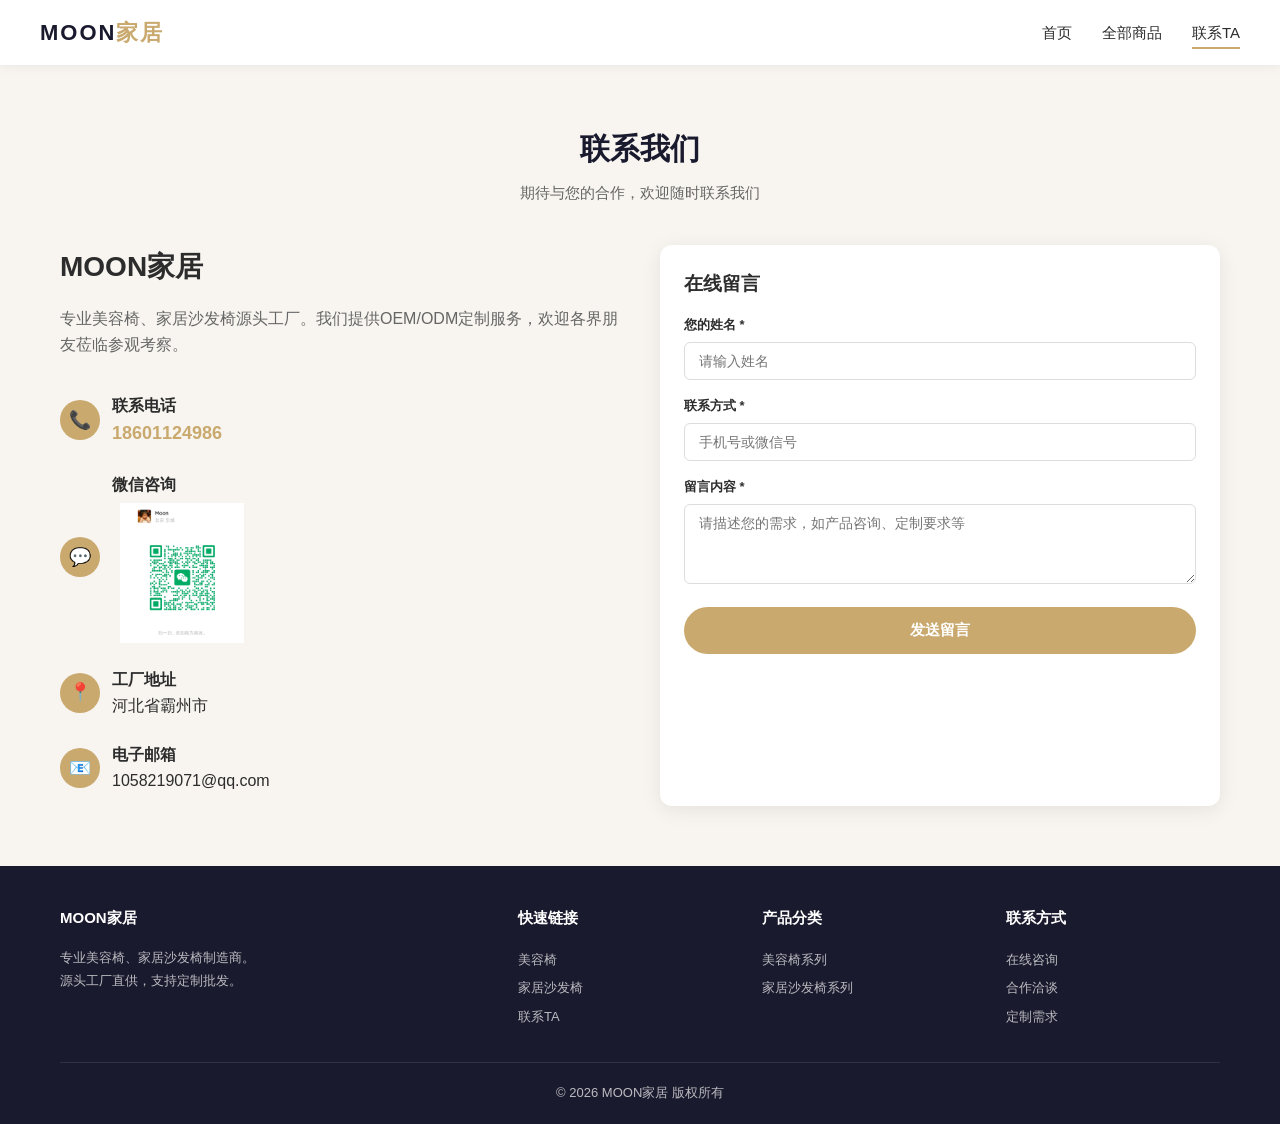
<file: contact.html>
<!DOCTYPE html>
<html lang="zh-CN">
<head>
  <meta charset="UTF-8">
  <meta name="viewport" content="width=device-width, initial-scale=1.0">
  <title>联系TA - MOON家居</title>
  <link rel="stylesheet" href="css/style.css">
</head>
<body>

<header class="header">
  <div class="container header-inner">
    <a href="index.html" class="logo">MOON<span>家居</span></a>
    <button class="menu-toggle" onclick="document.querySelector('.nav').classList.toggle('open')">☰</button>
    <nav class="nav">
      <a href="index.html">首页</a>
      <a href="products.html">全部商品</a>
      <a href="contact.html" class="active">联系TA</a>
    </nav>
  </div>
</header>

<section class="contact-page">
  <div class="container">
    <div class="section-title">
      <h2>联系我们</h2>
      <p>期待与您的合作，欢迎随时联系我们</p>
    </div>
    <div class="contact-grid">
      <div class="contact-info">
        <h2>MOON家居</h2>
        <p>专业美容椅、家居沙发椅源头工厂。我们提供OEM/ODM定制服务，欢迎各界朋友莅临参观考察。</p>
        <div class="contact-item">
          <div class="icon">📞</div>
          <div><strong>联系电话</strong><br><span style="color:var(--accent);font-size:18px;font-weight:600">18601124986</span></div>
        </div>
        <div class="contact-item">
          <div class="icon">💬</div>
          <div><strong>微信咨询</strong><br><img src="images/moon-wechat.png" alt="微信二维码" style="width:140px;height:140px;object-fit:contain;margin-top:6px;border-radius:8px"></div>
        </div>
        <div class="contact-item">
          <div class="icon">📍</div>
          <div><strong>工厂地址</strong><br>河北省霸州市</div>
        </div>
        <div class="contact-item">
          <div class="icon">📧</div>
          <div><strong>电子邮箱</strong><br>1058219071@qq.com</div>
        </div>
      </div>
      <div class="contact-form">
        <h3 style="margin-bottom:16px">在线留言</h3>
        <form onsubmit="submitContact(event)">
          <div class="form-group">
            <label>您的姓名 *</label>
            <input type="text" required placeholder="请输入姓名">
          </div>
          <div class="form-group">
            <label>联系方式 *</label>
            <input type="text" required placeholder="手机号或微信号">
          </div>
          <div class="form-group">
            <label>留言内容 *</label>
            <textarea id="contactMessage" required placeholder="请描述您的需求，如产品咨询、定制要求等"></textarea>
          </div>
          <button type="submit" class="btn" style="width:100%">发送留言</button>
        </form>
      </div>
    </div>
  </div>
</section>

<footer class="footer">
  <div class="container">
    <div class="footer-grid">
      <div class="footer-col">
        <h4>MOON家居</h4>
        <p>专业美容椅、家居沙发椅制造商。<br>源头工厂直供，支持定制批发。</p>
      </div>
      <div class="footer-col">
        <h4>快速链接</h4>
        <a href="products.html?category=beauty">美容椅</a>
        <a href="products.html?category=home">家居沙发椅</a>
        <a href="contact.html">联系TA</a>
      </div>
      <div class="footer-col">
        <h4>产品分类</h4>
        <a href="products.html?category=beauty">美容椅系列</a>
        <a href="products.html?category=home">家居沙发椅系列</a>
      </div>
      <div class="footer-col">
        <h4>联系方式</h4>
        <a href="contact.html">在线咨询</a>
        <a href="contact.html">合作洽谈</a>
        <a href="contact.html">定制需求</a>
      </div>
    </div>
    <div class="footer-bottom">
      © 2026 MOON家居 版权所有
    </div>
  </div>
</footer>

<script src="js/products.js"></script>
<script>
  initContactForm();
  function submitContact(e) {
    e.preventDefault();
    alert('留言已提交！我们将尽快与您联系。');
    e.target.reset();
  }
</script>
</body>
</html>
</file>
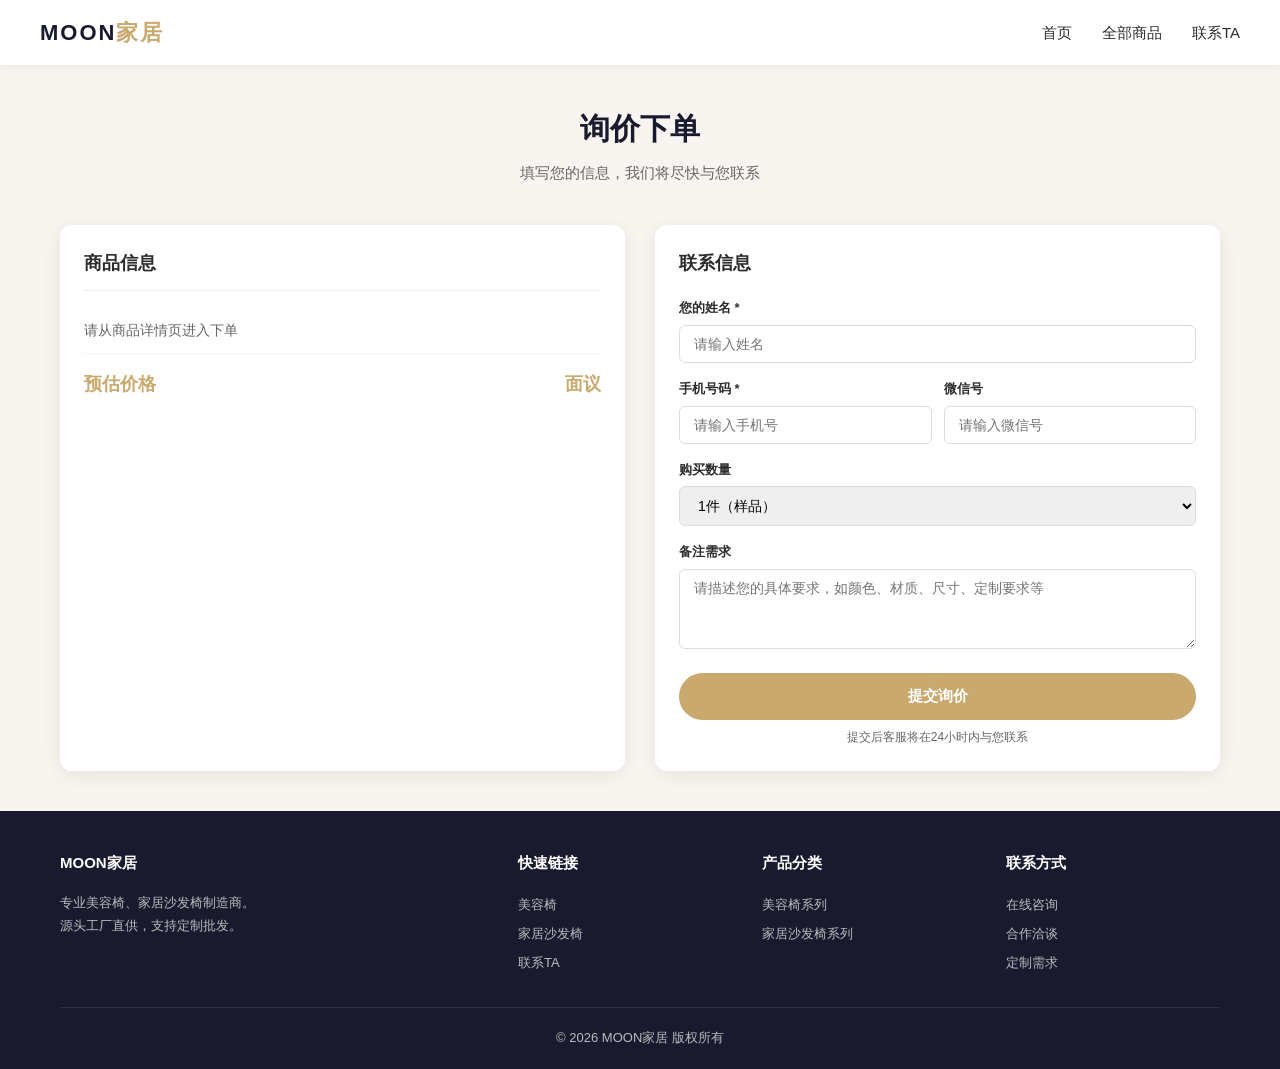
<file: payment.html>
<!DOCTYPE html>
<html lang="zh-CN">
<head>
  <meta charset="UTF-8">
  <meta name="viewport" content="width=device-width, initial-scale=1.0">
  <title>询价下单 - MOON家居</title>
  <link rel="stylesheet" href="css/style.css">
</head>
<body>

<header class="header">
  <div class="container header-inner">
    <a href="index.html" class="logo">MOON<span>家居</span></a>
    <button class="menu-toggle" onclick="document.querySelector('.nav').classList.toggle('open')">☰</button>
    <nav class="nav">
      <a href="index.html">首页</a>
      <a href="products.html">全部商品</a>
      <a href="contact.html">联系TA</a>
    </nav>
  </div>
</header>

<section class="payment-page">
  <div class="container">
    <div class="section-title">
      <h2>询价下单</h2>
      <p>填写您的信息，我们将尽快与您联系</p>
    </div>
    <div class="payment-wrap">
      <div class="order-summary">
        <h3>商品信息</h3>
        <div id="orderItems">
          <div class="order-item">
            <p style="color:var(--text-light);font-size:14px">请从商品详情页进入下单</p>
          </div>
        </div>
        <div class="order-total">
          <span>预估价格</span>
          <span id="orderTotal">面议</span>
        </div>
      </div>
      <form class="payment-form" onsubmit="submitOrder(event)">
        <h3>联系信息</h3>
        <input type="hidden" id="productId">
        <input type="hidden" id="productNameInput">
        <div class="form-group">
          <label>您的姓名 *</label>
          <input type="text" required placeholder="请输入姓名">
        </div>
        <div class="form-row">
          <div class="form-group">
            <label>手机号码 *</label>
            <input type="tel" required placeholder="请输入手机号">
          </div>
          <div class="form-group">
            <label>微信号</label>
            <input type="text" placeholder="请输入微信号">
          </div>
        </div>
        <div class="form-group">
          <label>购买数量</label>
          <select>
            <option>1件（样品）</option>
            <option>2-5件</option>
            <option>5-20件</option>
            <option>20件以上（批发）</option>
          </select>
        </div>
        <div class="form-group">
          <label>备注需求</label>
          <textarea placeholder="请描述您的具体要求，如颜色、材质、尺寸、定制要求等"></textarea>
        </div>
        <button type="submit" class="btn" style="width:100%">提交询价</button>
        <p style="font-size:12px;color:var(--text-light);margin-top:8px;text-align:center">提交后客服将在24小时内与您联系</p>
      </form>
    </div>
  </div>
</section>

<footer class="footer">
  <div class="container">
    <div class="footer-grid">
      <div class="footer-col">
        <h4>MOON家居</h4>
        <p>专业美容椅、家居沙发椅制造商。<br>源头工厂直供，支持定制批发。</p>
      </div>
      <div class="footer-col">
        <h4>快速链接</h4>
        <a href="products.html?category=beauty">美容椅</a>
        <a href="products.html?category=home">家居沙发椅</a>
        <a href="contact.html">联系TA</a>
      </div>
      <div class="footer-col">
        <h4>产品分类</h4>
        <a href="products.html?category=beauty">美容椅系列</a>
        <a href="products.html?category=home">家居沙发椅系列</a>
      </div>
      <div class="footer-col">
        <h4>联系方式</h4>
        <a href="contact.html">在线咨询</a>
        <a href="contact.html">合作洽谈</a>
        <a href="contact.html">定制需求</a>
      </div>
    </div>
    <div class="footer-bottom">
      © 2026 MOON家居 版权所有
    </div>
  </div>
</footer>

<script src="js/products.js"></script>
<script>
  loadPayment();
  function submitOrder(e) {
    e.preventDefault();
    alert('询价已提交！我们的客服将在24小时内与您联系。');
    e.target.reset();
  }
</script>
</body>
</html>
</file>
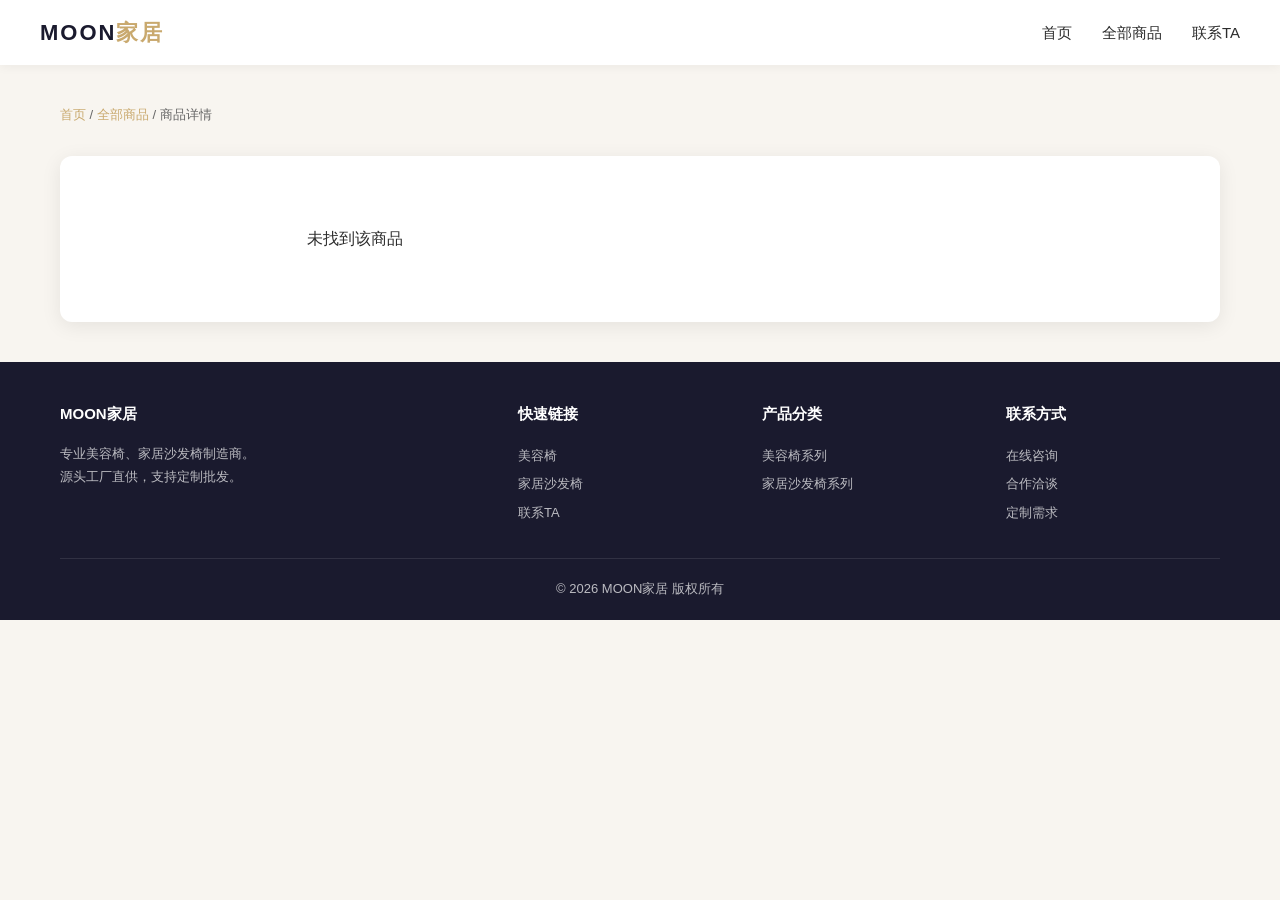
<file: product-detail.html>
<!DOCTYPE html>
<html lang="zh-CN">
<head>
  <meta charset="UTF-8">
  <meta name="viewport" content="width=device-width, initial-scale=1.0">
  <title>商品详情 - MOON家居</title>
  <link rel="stylesheet" href="css/style.css">
</head>
<body>

<header class="header">
  <div class="container header-inner">
    <a href="index.html" class="logo">MOON<span>家居</span></a>
    <button class="menu-toggle" onclick="document.querySelector('.nav').classList.toggle('open')">☰</button>
    <nav class="nav">
      <a href="index.html">首页</a>
      <a href="products.html">全部商品</a>
      <a href="contact.html">联系TA</a>
    </nav>
  </div>
</header>

<section class="detail-page">
  <div class="container">
    <div class="breadcrumb">
      <a href="index.html">首页</a> / <a href="products.html">全部商品</a> / <span id="breadcrumbName">商品详情</span>
    </div>
    <div class="detail-wrap">
      <div class="detail-gallery">
        <div class="gallery-main">
          <img id="productImage" src="" alt="" class="main-img">
          <button class="gallery-nav prev" onclick="galleryPrev()">‹</button>
          <button class="gallery-nav next" onclick="galleryNext()">›</button>
        </div>
        <div class="gallery-thumbs" id="galleryThumbs"></div>
      </div>
      <div class="detail-info">
        <h1 id="productName"></h1>
        <div class="detail-price" id="productPrice"></div>
        <div class="detail-meta" id="productMeta"></div>
        <div class="detail-desc">
          <p id="productDesc" style="font-weight:600;color:var(--text);margin-bottom:8px"></p>
          <p id="productLongDesc" style="white-space:pre-line"></p>
        </div>
        <div class="detail-actions">
          <a id="buyNow" href="#" class="btn">立即询价</a>
          <a id="contactAbout" href="#" class="btn btn-sm" style="background:var(--primary)">联系TA</a>
        </div>
      </div>
    </div>
  </div>
</section>

<footer class="footer">
  <div class="container">
    <div class="footer-grid">
      <div class="footer-col">
        <h4>MOON家居</h4>
        <p>专业美容椅、家居沙发椅制造商。<br>源头工厂直供，支持定制批发。</p>
      </div>
      <div class="footer-col">
        <h4>快速链接</h4>
        <a href="products.html?category=beauty">美容椅</a>
        <a href="products.html?category=home">家居沙发椅</a>
        <a href="contact.html">联系TA</a>
      </div>
      <div class="footer-col">
        <h4>产品分类</h4>
        <a href="products.html?category=beauty">美容椅系列</a>
        <a href="products.html?category=home">家居沙发椅系列</a>
      </div>
      <div class="footer-col">
        <h4>联系方式</h4>
        <a href="contact.html">在线咨询</a>
        <a href="contact.html">合作洽谈</a>
        <a href="contact.html">定制需求</a>
      </div>
    </div>
    <div class="footer-bottom">
      © 2026 MOON家居 版权所有
    </div>
  </div>
</footer>

<script src="js/products.js"></script>
<script>loadProductDetail();</script>
</body>
</html>
</file>
<file: css/style.css>
* {
  margin: 0;
  padding: 0;
  box-sizing: border-box;
}

:root {
  --primary: #1a1a2e;
  --secondary: #16213e;
  --accent: #c9a96e;
  --accent-light: #e8d5a3;
  --bg: #f8f5f0;
  --bg-dark: #1a1a2e;
  --text: #2c2c2c;
  --text-light: #666;
  --white: #fff;
  --shadow: 0 4px 20px rgba(0,0,0,0.08);
  --radius: 12px;
}

body {
  font-family: -apple-system, BlinkMacSystemFont, "PingFang SC", "Helvetica Neue", Arial, sans-serif;
  background: var(--bg);
  color: var(--text);
  line-height: 1.6;
}

a { text-decoration: none; color: inherit; }
img { max-width: 100%; display: block; }
ul { list-style: none; }

.container {
  max-width: 1200px;
  margin: 0 auto;
  padding: 0 20px;
}

/* Header */
.header {
  background: var(--white);
  box-shadow: 0 2px 10px rgba(0,0,0,0.05);
  position: sticky;
  top: 0;
  z-index: 100;
}
.header-inner {
  display: flex;
  align-items: center;
  justify-content: space-between;
  padding: 15px 0;
}
.logo {
  font-size: 22px;
  font-weight: 700;
  color: var(--primary);
  letter-spacing: 2px;
}
.logo span { color: var(--accent); }
.nav { display: flex; gap: 30px; }
.nav a {
  font-size: 15px;
  color: var(--text);
  transition: color 0.3s;
  position: relative;
}
.nav a::after {
  content: '';
  position: absolute;
  bottom: -4px;
  left: 0;
  width: 0;
  height: 2px;
  background: var(--accent);
  transition: width 0.3s;
}
.nav a:hover::after,
.nav a.active::after { width: 100%; }

.menu-toggle {
  display: none;
  background: none;
  border: none;
  font-size: 24px;
  cursor: pointer;
  color: var(--primary);
}

/* Hero Carousel */
.hero {
  position: relative;
  overflow: hidden;
  height: 500px;
}
.hero-slider {
  position: relative;
  width: 100%;
  height: 100%;
}
.hero-slide {
  position: absolute;
  inset: 0;
  opacity: 0;
  transition: opacity 0.8s ease;
  display: flex;
  align-items: center;
  justify-content: center;
  text-align: center;
}
.hero-slide.active {
  opacity: 1;
  z-index: 1;
}
.hero-slide img {
  position: absolute;
  inset: 0;
  width: 100%;
  height: 100%;
  object-fit: cover;
}
.hero-slide::after {
  content: '';
  position: absolute;
  inset: 0;
  background: linear-gradient(to right, rgba(26,26,46,0.85) 0%, rgba(26,26,46,0.4) 60%, rgba(0,0,0,0.1) 100%);
  z-index: 1;
}
.hero-content {
  position: absolute;
  left: 0;
  bottom: 0;
  z-index: 2;
  padding: 60px 40px;
  max-width: 620px;
}
.hero-content h1 {
  font-size: 38px;
  margin-bottom: 14px;
  letter-spacing: 2px;
  color: var(--white);
  line-height: 1.2;
}
.hero-content p {
  font-size: 16px;
  color: rgba(255,255,255,0.8);
  margin-bottom: 24px;
  line-height: 1.6;
}
.hero-content .btn {
  font-size: 14px;
  padding: 12px 28px;
}
.hero-dots {
  position: absolute;
  bottom: 28px;
  right: 40px;
  display: flex;
  gap: 8px;
  z-index: 3;
}
.hero-dot {
  width: 36px;
  height: 4px;
  border-radius: 2px;
  background: rgba(255,255,255,0.3);
  border: none;
  cursor: pointer;
  transition: all 0.3s;
}
.hero-dot.active {
  background: var(--accent);
  width: 48px;
}
.btn {
  display: inline-block;
  padding: 14px 36px;
  background: var(--accent);
  color: var(--white);
  border-radius: 50px;
  font-size: 15px;
  font-weight: 600;
  border: none;
  cursor: pointer;
  transition: all 0.3s;
}
.btn:hover { background: #b89450; transform: translateY(-2px); }
.btn-outline {
  background: transparent;
  border: 2px solid var(--white);
  color: var(--white);
}
.btn-outline:hover { background: var(--white); color: var(--primary); }
.btn-sm { padding: 10px 24px; font-size: 13px; }

/* Categories */
.categories { padding: 60px 0; }
.section-title {
  text-align: center;
  margin-bottom: 40px;
}
.section-title h2 {
  font-size: 30px;
  color: var(--primary);
  margin-bottom: 8px;
}
.section-title p {
  color: var(--text-light);
  font-size: 15px;
}
.cat-grid {
  display: grid;
  grid-template-columns: repeat(2, 1fr);
  gap: 24px;
}
.cat-card {
  position: relative;
  border-radius: var(--radius);
  overflow: hidden;
  height: 260px;
  cursor: pointer;
}
.cat-card img {
  width: 100%;
  height: 100%;
  object-fit: cover;
  transition: transform 0.6s;
}
.cat-card:hover img { transform: scale(1.05); }
.cat-overlay {
  position: absolute;
  inset: 0;
  background: linear-gradient(to top, rgba(0,0,0,0.7), transparent);
  display: flex;
  flex-direction: column;
  justify-content: flex-end;
  padding: 30px;
  color: var(--white);
}
.cat-overlay h3 { font-size: 22px; margin-bottom: 4px; }
.cat-overlay p { font-size: 13px; opacity: 0.8; }

/* Products Grid */
.products-section { padding: 60px 0; }
.products-header {
  display: flex;
  justify-content: space-between;
  align-items: center;
  margin-bottom: 30px;
  flex-wrap: wrap;
  gap: 16px;
}
.product-filters {
  display: flex;
  gap: 10px;
  flex-wrap: wrap;
}
.filter-btn {
  padding: 8px 20px;
  border: 1px solid #ddd;
  border-radius: 50px;
  background: var(--white);
  cursor: pointer;
  font-size: 13px;
  transition: all 0.3s;
}
.filter-btn:hover,
.filter-btn.active {
  background: var(--accent);
  color: var(--white);
  border-color: var(--accent);
}
.product-grid {
  display: grid;
  grid-template-columns: repeat(auto-fill, minmax(260px, 1fr));
  gap: 24px;
}
.product-card {
  background: var(--white);
  border-radius: var(--radius);
  overflow: hidden;
  box-shadow: var(--shadow);
  transition: transform 0.3s, box-shadow 0.3s;
  cursor: pointer;
}
.product-card:hover {
  transform: translateY(-6px);
  box-shadow: 0 8px 30px rgba(0,0,0,0.12);
}
.product-img {
  width: 100%;
  height: 220px;
  object-fit: cover;
}
.product-info { padding: 16px 20px 20px; }
.product-name {
  font-size: 16px;
  font-weight: 600;
  margin-bottom: 4px;
}
.product-desc {
  font-size: 13px;
  color: var(--text-light);
  margin-bottom: 8px;
  display: -webkit-box;
  -webkit-line-clamp: 2;
  -webkit-box-orient: vertical;
  overflow: hidden;
}
.product-price {
  font-size: 18px;
  font-weight: 700;
  color: var(--accent);
}
.product-price span { font-size: 13px; font-weight: 400; color: var(--text-light); }

/* Detail Page */
.detail-page { padding: 40px 0; }
.breadcrumb {
  font-size: 13px;
  color: var(--text-light);
  margin-bottom: 30px;
}
.breadcrumb a { color: var(--accent); }
.detail-wrap {
  display: grid;
  grid-template-columns: 1fr 1fr;
  gap: 40px;
  background: var(--white);
  border-radius: var(--radius);
  padding: 30px;
  box-shadow: var(--shadow);
}
.gallery-main {
  position: relative;
  width: 100%;
  height: 400px;
  border-radius: 8px;
  overflow: hidden;
}
.gallery-main .main-img {
  width: 100%;
  height: 100%;
  object-fit: cover;
  transition: opacity 0.3s;
}
.gallery-nav {
  position: absolute;
  top: 50%;
  transform: translateY(-50%);
  width: 36px;
  height: 48px;
  border: none;
  background: rgba(255,255,255,0.7);
  color: var(--primary);
  font-size: 22px;
  cursor: pointer;
  transition: all 0.3s;
  z-index: 2;
  display: flex;
  align-items: center;
  justify-content: center;
}
.gallery-nav:hover { background: var(--accent); color: var(--white); }
.gallery-nav.prev { left: 0; border-radius: 0 4px 4px 0; }
.gallery-nav.next { right: 0; border-radius: 4px 0 0 4px; }
.gallery-thumbs {
  display: flex;
  gap: 8px;
  margin-top: 10px;
  overflow-x: auto;
  padding-bottom: 4px;
}
.gallery-thumbs img {
  width: 64px;
  height: 64px;
  object-fit: cover;
  border-radius: 4px;
  cursor: pointer;
  opacity: 0.5;
  transition: all 0.3s;
  flex-shrink: 0;
  border: 2px solid transparent;
}
.gallery-thumbs img:hover { opacity: 0.8; }
.gallery-thumbs img.active { opacity: 1; border-color: var(--accent); }
.detail-info h1 { font-size: 26px; margin-bottom: 12px; }
.detail-price {
  font-size: 28px;
  font-weight: 700;
  color: var(--accent);
  margin-bottom: 20px;
}
.detail-meta { margin: 20px 0; }
.meta-item {
  display: flex;
  padding: 10px 0;
  border-bottom: 1px solid #f0f0f0;
}
.meta-label {
  width: 80px;
  font-weight: 600;
  font-size: 14px;
  color: var(--text-light);
}
.meta-value { font-size: 14px; }
.detail-desc {
  line-height: 1.8;
  color: var(--text-light);
  font-size: 14px;
  margin: 20px 0;
}
.detail-actions { display: flex; gap: 12px; margin-top: 20px; }

/* Payment Page */
.payment-page { padding: 40px 0; }
.payment-wrap {
  display: grid;
  grid-template-columns: 1fr 1fr;
  gap: 30px;
}
.order-summary {
  background: var(--white);
  border-radius: var(--radius);
  padding: 24px;
  box-shadow: var(--shadow);
}
.order-summary h3 {
  font-size: 18px;
  margin-bottom: 16px;
  padding-bottom: 12px;
  border-bottom: 1px solid #eee;
}
.order-item {
  display: flex;
  gap: 12px;
  padding: 12px 0;
  border-bottom: 1px solid #f5f5f5;
}
.order-item img {
  width: 70px;
  height: 70px;
  object-fit: cover;
  border-radius: 6px;
}
.order-item-info h4 { font-size: 14px; }
.order-item-info p { font-size: 13px; color: var(--accent); font-weight: 600; }
.order-total {
  display: flex;
  justify-content: space-between;
  padding-top: 16px;
  font-size: 18px;
  font-weight: 700;
}
.order-total span { color: var(--accent); }

.payment-form {
  background: var(--white);
  border-radius: var(--radius);
  padding: 24px;
  box-shadow: var(--shadow);
}
.payment-form h3 {
  font-size: 18px;
  margin-bottom: 20px;
}
.form-group { margin-bottom: 16px; }
.form-group label {
  display: block;
  font-size: 13px;
  font-weight: 600;
  margin-bottom: 6px;
  color: var(--text);
}
.form-group input,
.form-group textarea,
.form-group select {
  width: 100%;
  padding: 10px 14px;
  border: 1px solid #ddd;
  border-radius: 6px;
  font-size: 14px;
  transition: border-color 0.3s;
}
.form-group input:focus,
.form-group textarea:focus {
  outline: none;
  border-color: var(--accent);
}
.form-group textarea { height: 80px; resize: vertical; }
.form-row { display: grid; grid-template-columns: 1fr 1fr; gap: 12px; }

/* Contact Page */
.contact-page { padding: 60px 0; }
.contact-grid {
  display: grid;
  grid-template-columns: 1fr 1fr;
  gap: 40px;
}
.contact-info h2 { font-size: 28px; margin-bottom: 16px; }
.contact-info p { color: var(--text-light); margin-bottom: 24px; }
.contact-item {
  display: flex;
  align-items: center;
  gap: 12px;
  padding: 12px 0;
}
.contact-item .icon {
  width: 40px;
  height: 40px;
  background: var(--accent);
  border-radius: 50%;
  display: flex;
  align-items: center;
  justify-content: center;
  color: var(--white);
  font-size: 18px;
  flex-shrink: 0;
}
.contact-form { background: var(--white); border-radius: var(--radius); padding: 24px; box-shadow: var(--shadow); }

/* Footer */
.footer {
  background: var(--primary);
  color: rgba(255,255,255,0.7);
  padding: 40px 0 20px;
}
.footer-grid {
  display: grid;
  grid-template-columns: 2fr 1fr 1fr 1fr;
  gap: 30px;
  margin-bottom: 30px;
}
.footer-col h4 {
  color: var(--white);
  margin-bottom: 16px;
  font-size: 15px;
}
.footer-col p { font-size: 13px; line-height: 1.8; }
.footer-col a {
  display: block;
  font-size: 13px;
  padding: 4px 0;
  transition: color 0.3s;
}
.footer-col a:hover { color: var(--accent); }
.footer-bottom {
  text-align: center;
  padding-top: 20px;
  border-top: 1px solid rgba(255,255,255,0.1);
  font-size: 13px;
}

/* Responsive */
@media (max-width: 768px) {
  .nav { display: none; position: absolute; top: 100%; left: 0; right: 0; background: var(--white); flex-direction: column; padding: 20px; box-shadow: 0 10px 30px rgba(0,0,0,0.1); }
  .nav.open { display: flex; }
  .menu-toggle { display: block; }
  .hero { height: 340px; }
  .hero-content { padding: 30px 20px; max-width: 100%; }
  .hero-content h1 { font-size: 24px; }
  .hero-content p { font-size: 14px; margin-bottom: 16px; }
  .hero-dots { right: 20px; bottom: 16px; }
  .hero-dot { width: 24px; }
  .hero-dot.active { width: 32px; }
  .cat-grid { grid-template-columns: 1fr; }
  .detail-wrap { grid-template-columns: 1fr; }
  .payment-wrap { grid-template-columns: 1fr; }
  .contact-grid { grid-template-columns: 1fr; }
  .footer-grid { grid-template-columns: 1fr 1fr; }
  .product-grid { grid-template-columns: repeat(2, 1fr); gap: 12px; }
  .gallery-main { height: 280px; }
}

@media (max-width: 480px) {
  .product-grid { grid-template-columns: 1fr; }
  .hero h1 { font-size: 22px; }
  .form-row { grid-template-columns: 1fr; }
}
</file>
